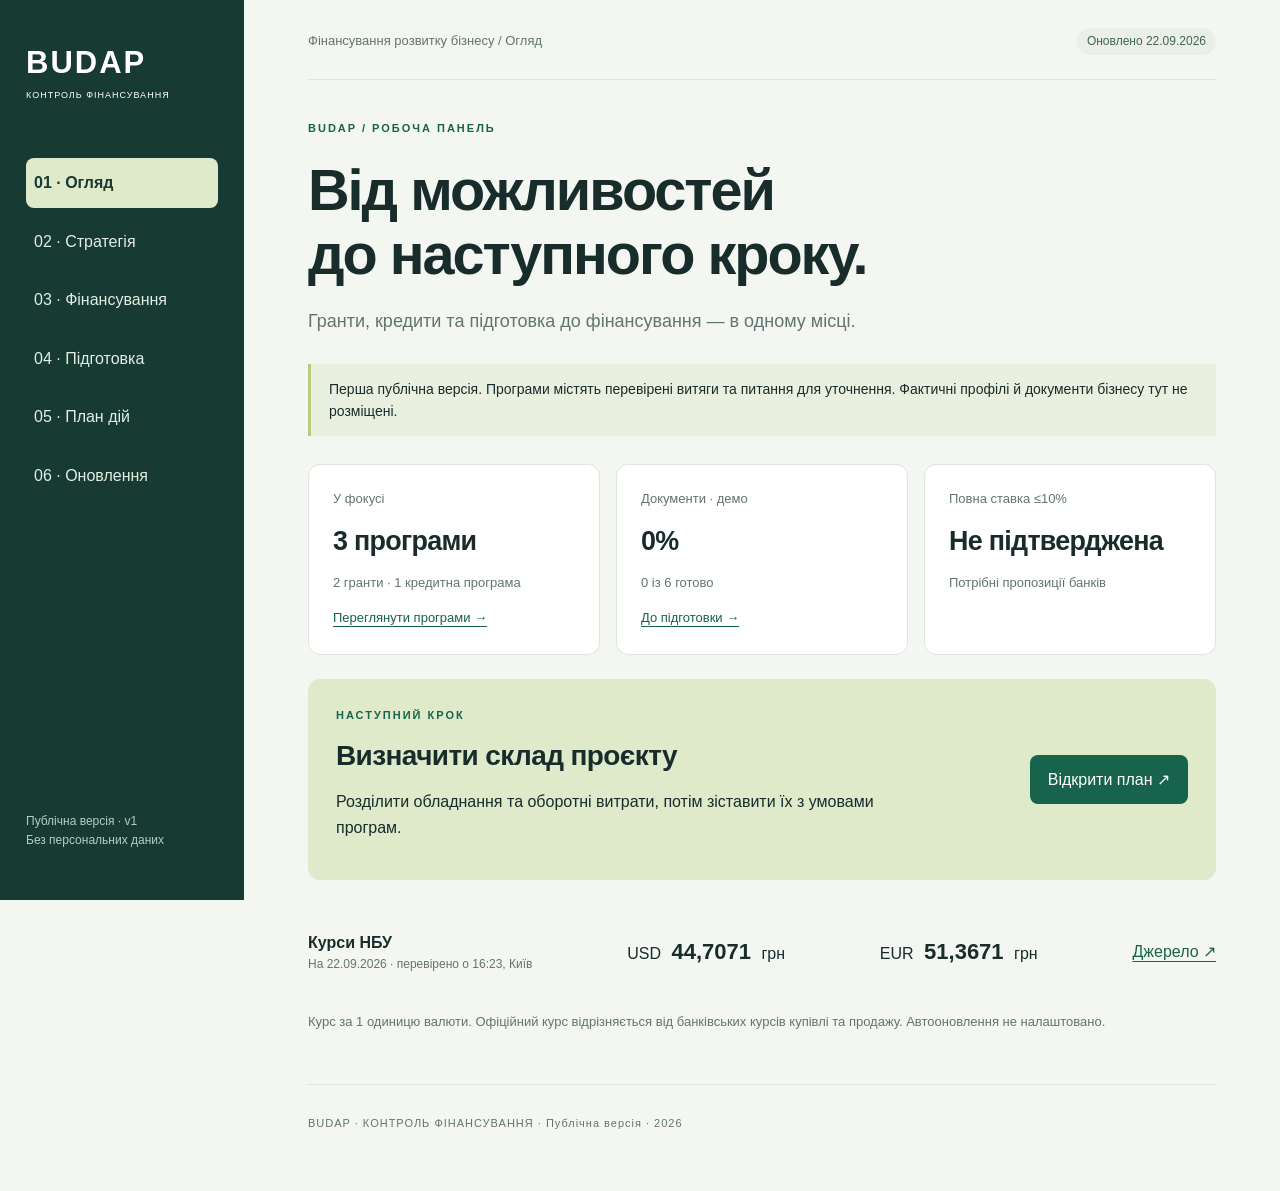
<file: index.html>
<!doctype html>
<html lang="uk">
<head><meta charset="utf-8"><meta name="viewport" content="width=device-width, initial-scale=1"><title>Огляд — Budap Finance Control</title><link rel="stylesheet" href="assets/style.css"><script src="assets/app.js" defer></script></head>
<body><a class="skip" href="#content">До вмісту</a><aside class="sidebar"><a class="brand" href="index.html">BUDAP<small>КОНТРОЛЬ ФІНАНСУВАННЯ</small></a><nav aria-label="Розділи панелі"><a href="index.html" aria-current="page">01 · Огляд</a><a href="strategy.html">02 · Стратегія</a><a href="funding.html">03 · Фінансування</a><a href="preparation.html">04 · Підготовка</a><a href="actions.html">05 · План дій</a><a href="history.html">06 · Оновлення</a></nav><p class="sidebar-note">Публічна версія · v1<br>Без персональних даних</p></aside><main id="content"><header><span>Фінансування розвитку бізнесу / Огляд</span><span class="pill">Оновлено 22.09.2026</span></header><section><p class="eyebrow">BUDAP / РОБОЧА ПАНЕЛЬ</p><h1>Від можливостей<br>до наступного кроку.</h1><p class="intro">Гранти, кредити та підготовка до фінансування — в одному місці.</p><div class="notice">Перша публічна версія. Програми містять перевірені витяги та питання для уточнення. Фактичні профілі й документи бізнесу тут не розміщені.</div><div class="metrics"><article><span>У фокусі</span><strong>3 програми</strong><small>2 гранти · 1 кредитна програма</small><a href="funding.html">Переглянути програми →</a></article><article><span>Документи · демо</span><strong id="readiness">0%</strong><small id="ready-count">0 із 6 готово</small><a href="preparation.html">До підготовки →</a></article><article><span>Повна ставка ≤10%</span><strong>Не підтверджена</strong><small>Потрібні пропозиції банків</small></article></div><div class="next"><div><p class="eyebrow">НАСТУПНИЙ КРОК</p><h2>Визначити склад проєкту</h2><p>Розділити обладнання та оборотні витрати, потім зіставити їх з умовами програм.</p></div><a class="button" href="actions.html">Відкрити план ↗</a></div><div class="currency"><div><b>Курси НБУ</b><small>На 22.09.2026 · перевірено о 16:23, Київ</small></div><p>USD <strong>44,7071</strong> грн</p><p>EUR <strong>51,3671</strong> грн</p><a href="https://bank.gov.ua/NBUStatService/v1/statdirectory/exchange?date=20260922&amp;json">Джерело ↗</a></div><p class="muted">Курс за 1 одиницю валюти. Офіційний курс відрізняється від банківських курсів купівлі та продажу. Автооновлення не налаштовано.</p></section><footer>BUDAP · КОНТРОЛЬ ФІНАНСУВАННЯ · Публічна версія · 2026</footer></main></body></html>
</file>
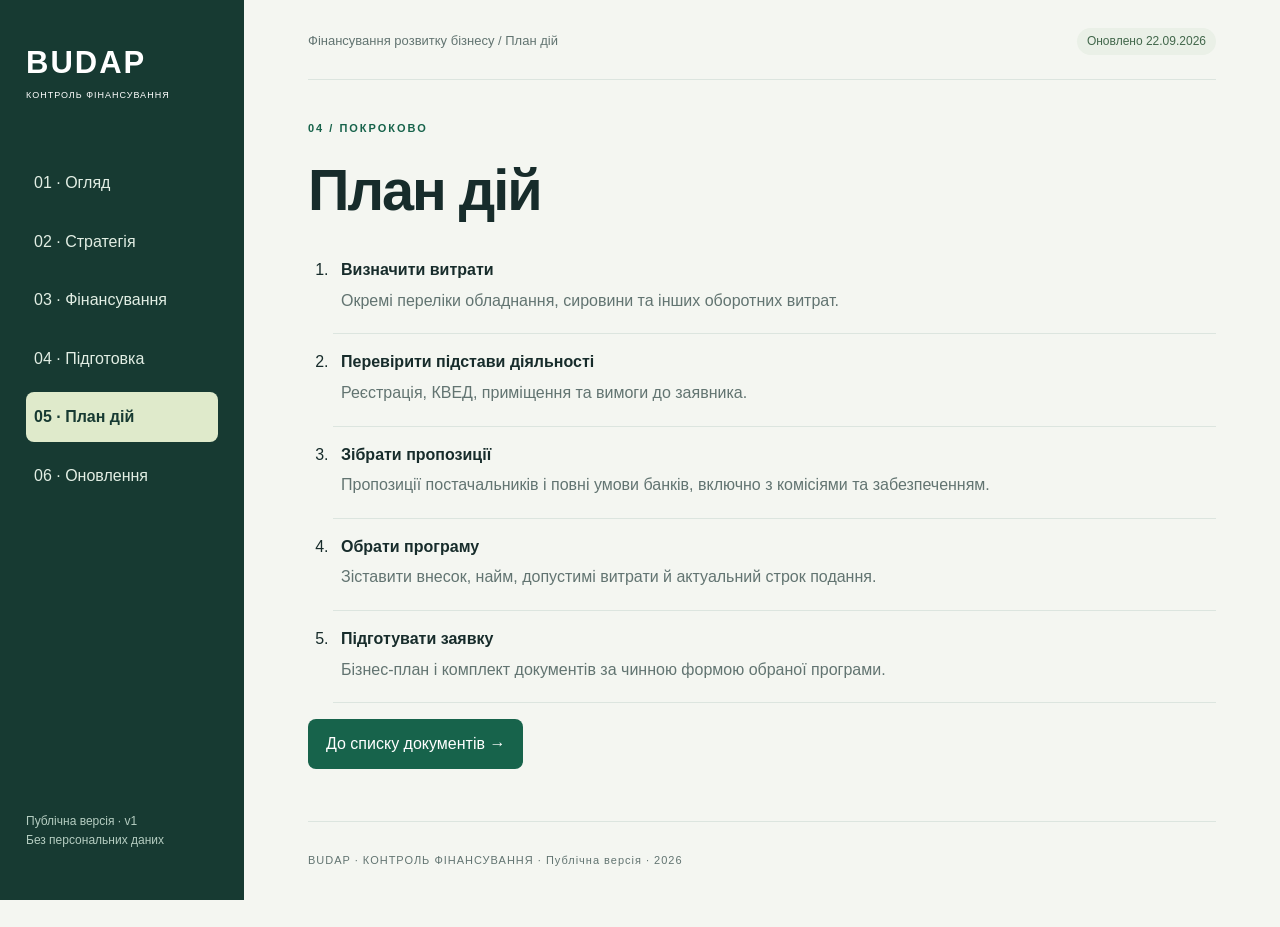
<file: actions.html>
<!doctype html>
<html lang="uk">
<head><meta charset="utf-8"><meta name="viewport" content="width=device-width, initial-scale=1"><title>План дій — Budap Finance Control</title><link rel="stylesheet" href="assets/style.css"><script src="assets/app.js" defer></script></head>
<body><a class="skip" href="#content">До вмісту</a><aside class="sidebar"><a class="brand" href="index.html">BUDAP<small>КОНТРОЛЬ ФІНАНСУВАННЯ</small></a><nav aria-label="Розділи панелі"><a href="index.html">01 · Огляд</a><a href="strategy.html">02 · Стратегія</a><a href="funding.html">03 · Фінансування</a><a href="preparation.html">04 · Підготовка</a><a href="actions.html" aria-current="page">05 · План дій</a><a href="history.html">06 · Оновлення</a></nav><p class="sidebar-note">Публічна версія · v1<br>Без персональних даних</p></aside><main id="content"><header><span>Фінансування розвитку бізнесу / План дій</span><span class="pill">Оновлено 22.09.2026</span></header><section><p class="eyebrow">04 / ПОКРОКОВО</p><h1>План дій</h1><ol class="steps"><li><b>Визначити витрати</b><p>Окремі переліки обладнання, сировини та інших оборотних витрат.</p></li><li><b>Перевірити підстави діяльності</b><p>Реєстрація, КВЕД, приміщення та вимоги до заявника.</p></li><li><b>Зібрати пропозиції</b><p>Пропозиції постачальників і повні умови банків, включно з комісіями та забезпеченням.</p></li><li><b>Обрати програму</b><p>Зіставити внесок, найм, допустимі витрати й актуальний строк подання.</p></li><li><b>Підготувати заявку</b><p>Бізнес-план і комплект документів за чинною формою обраної програми.</p></li></ol><p><a class="button" href="preparation.html">До списку документів →</a></p></section><footer>BUDAP · КОНТРОЛЬ ФІНАНСУВАННЯ · Публічна версія · 2026</footer></main></body></html>
</file>
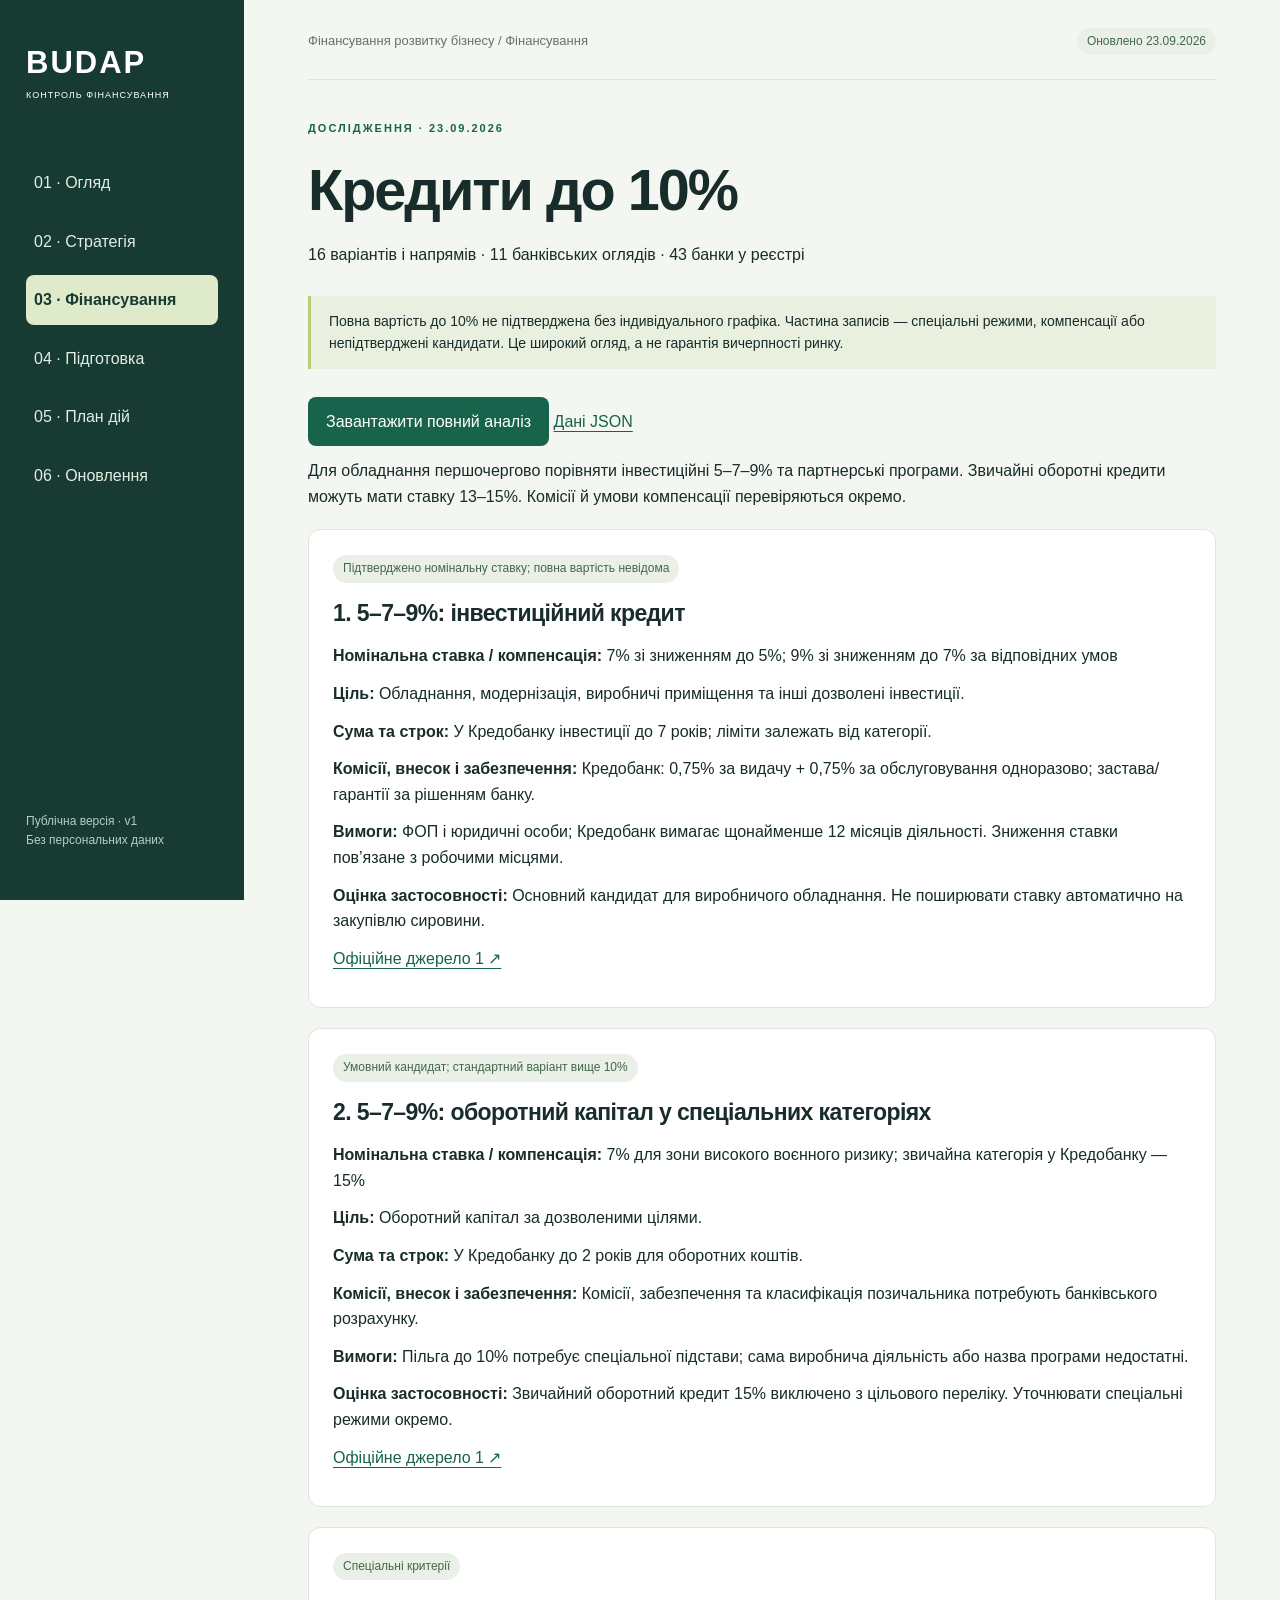
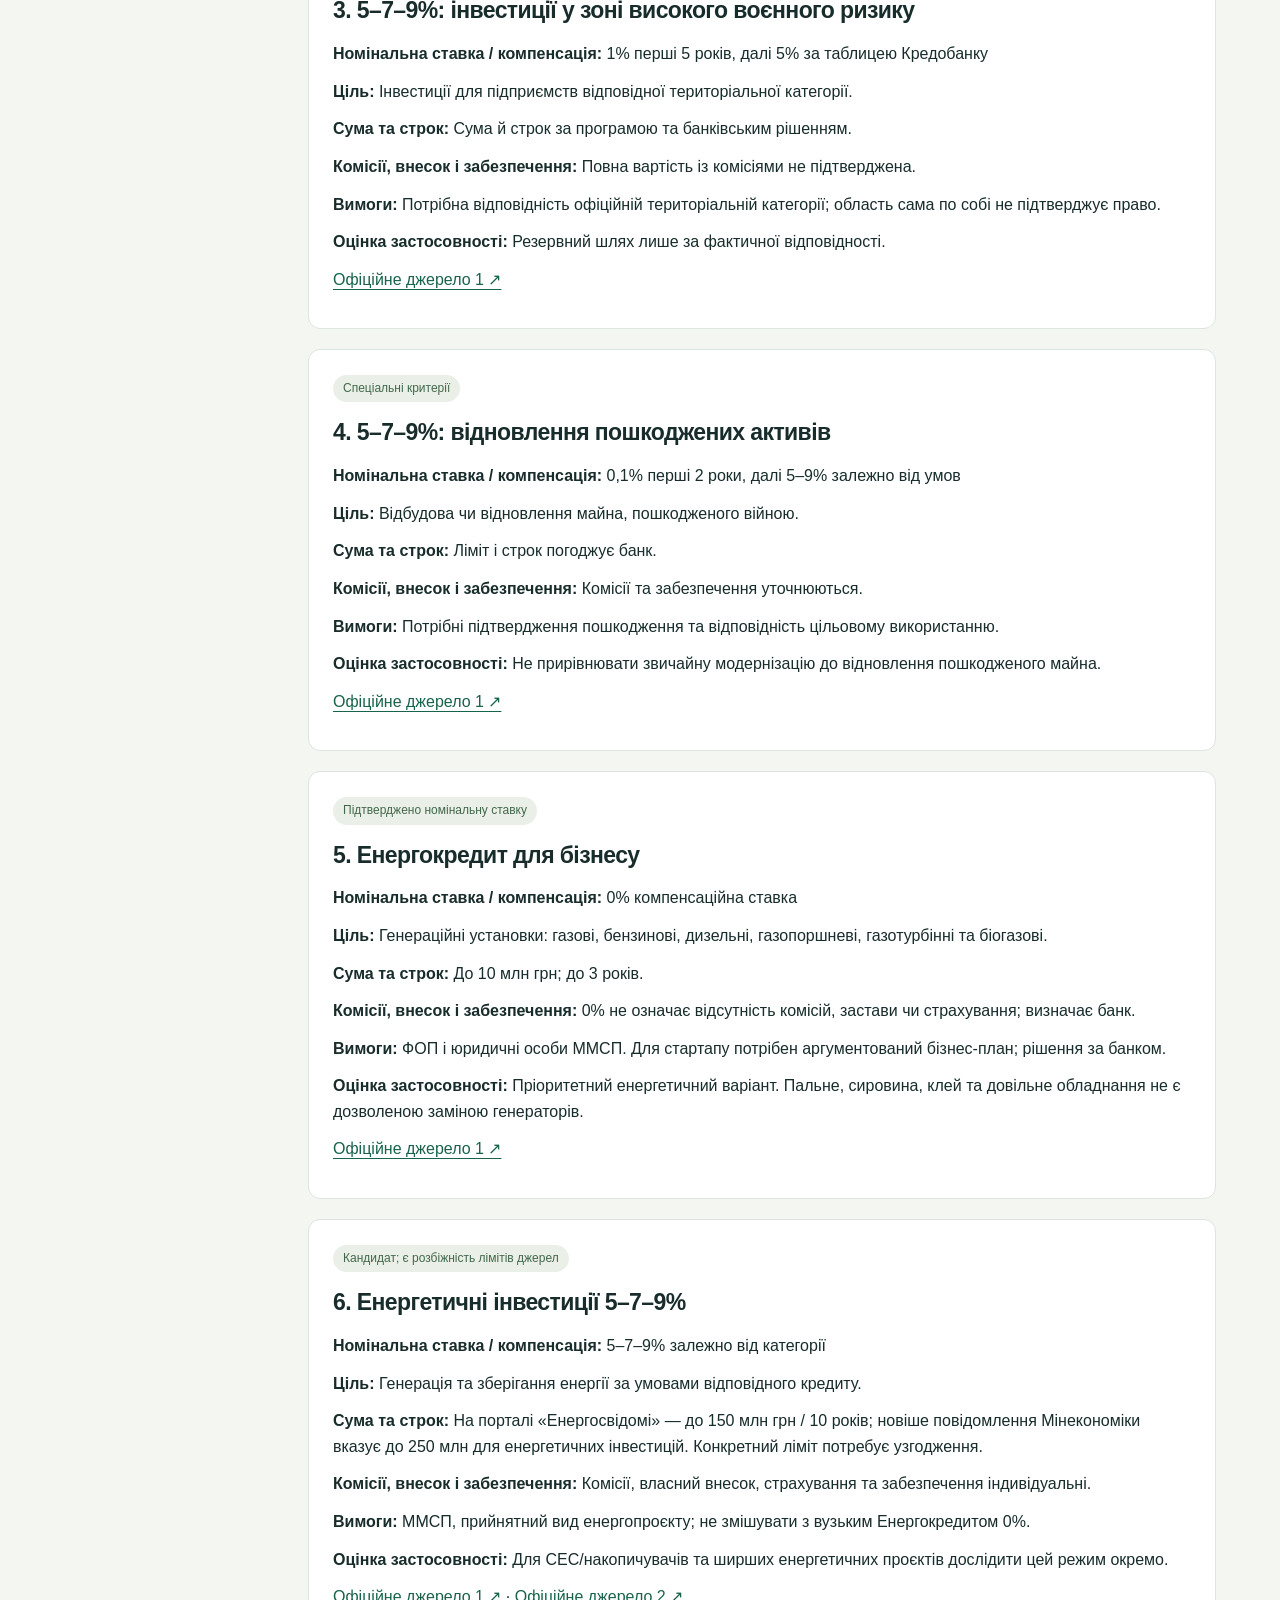
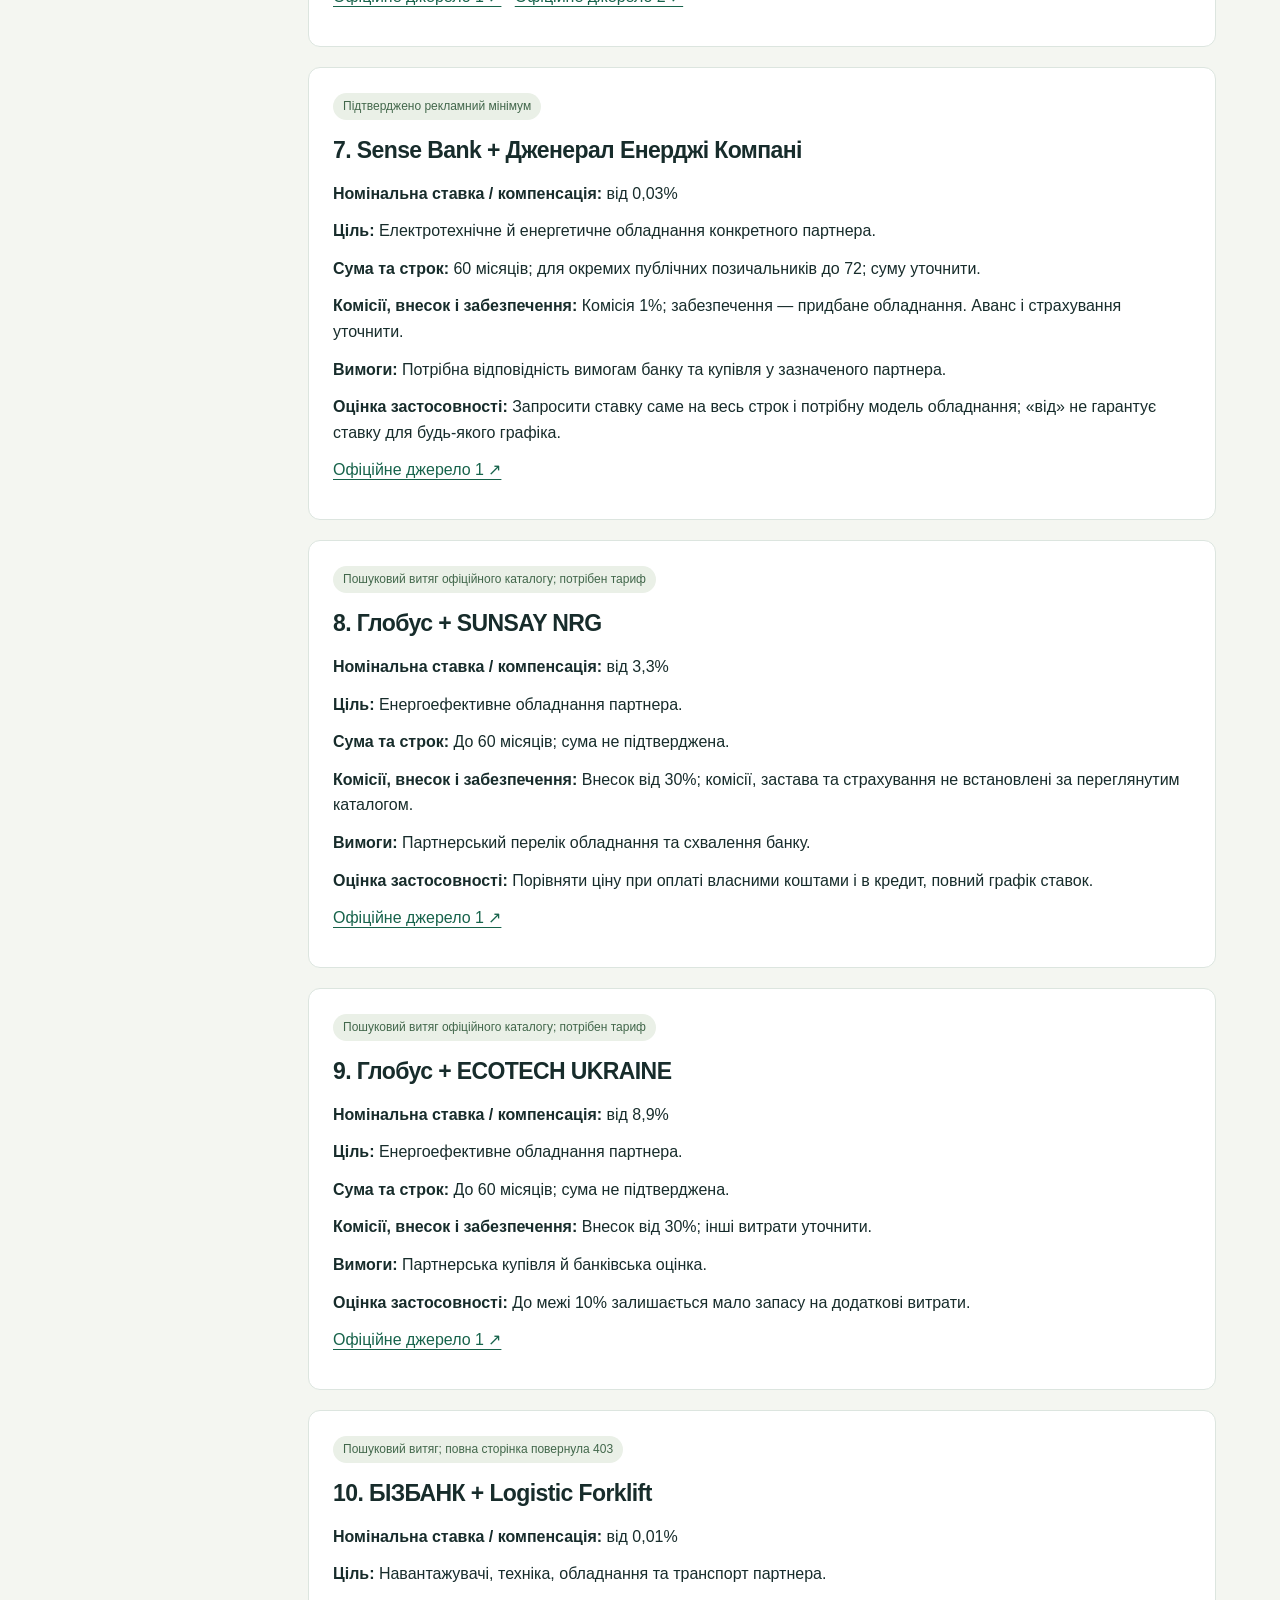
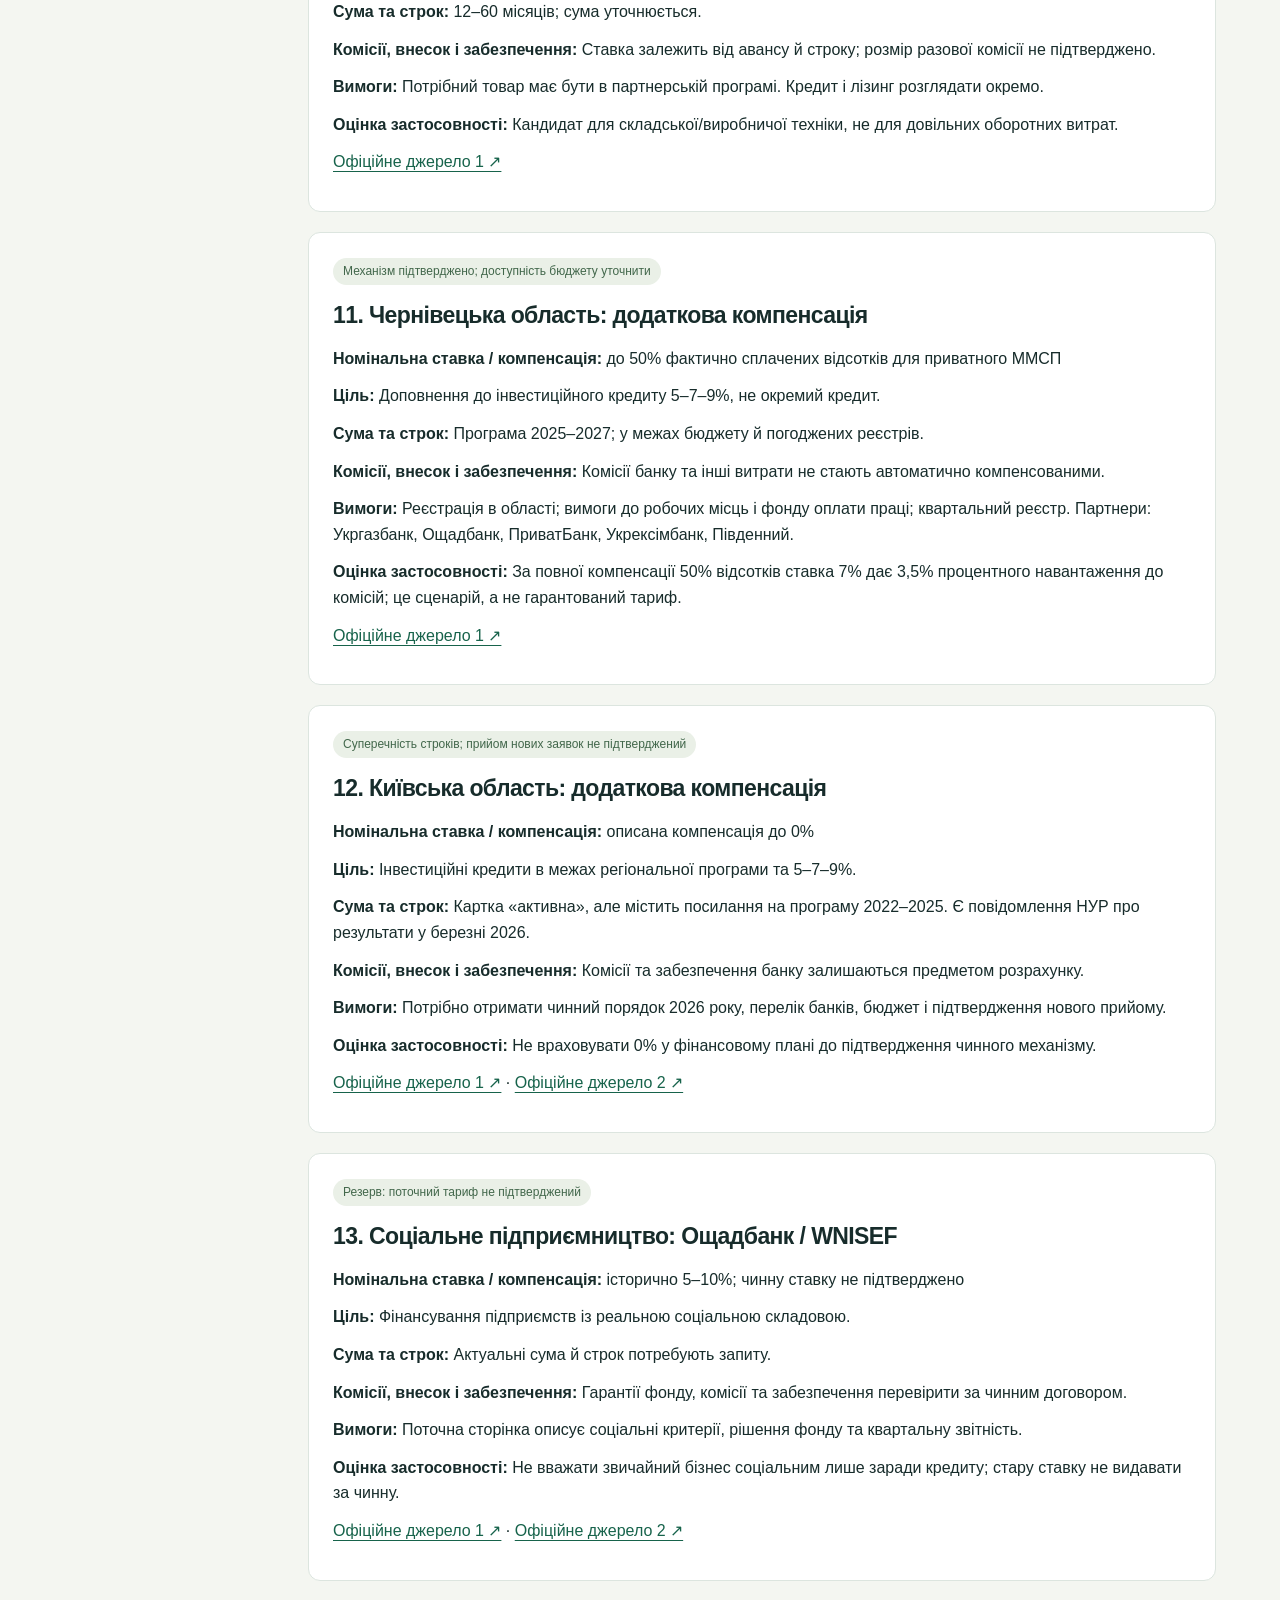
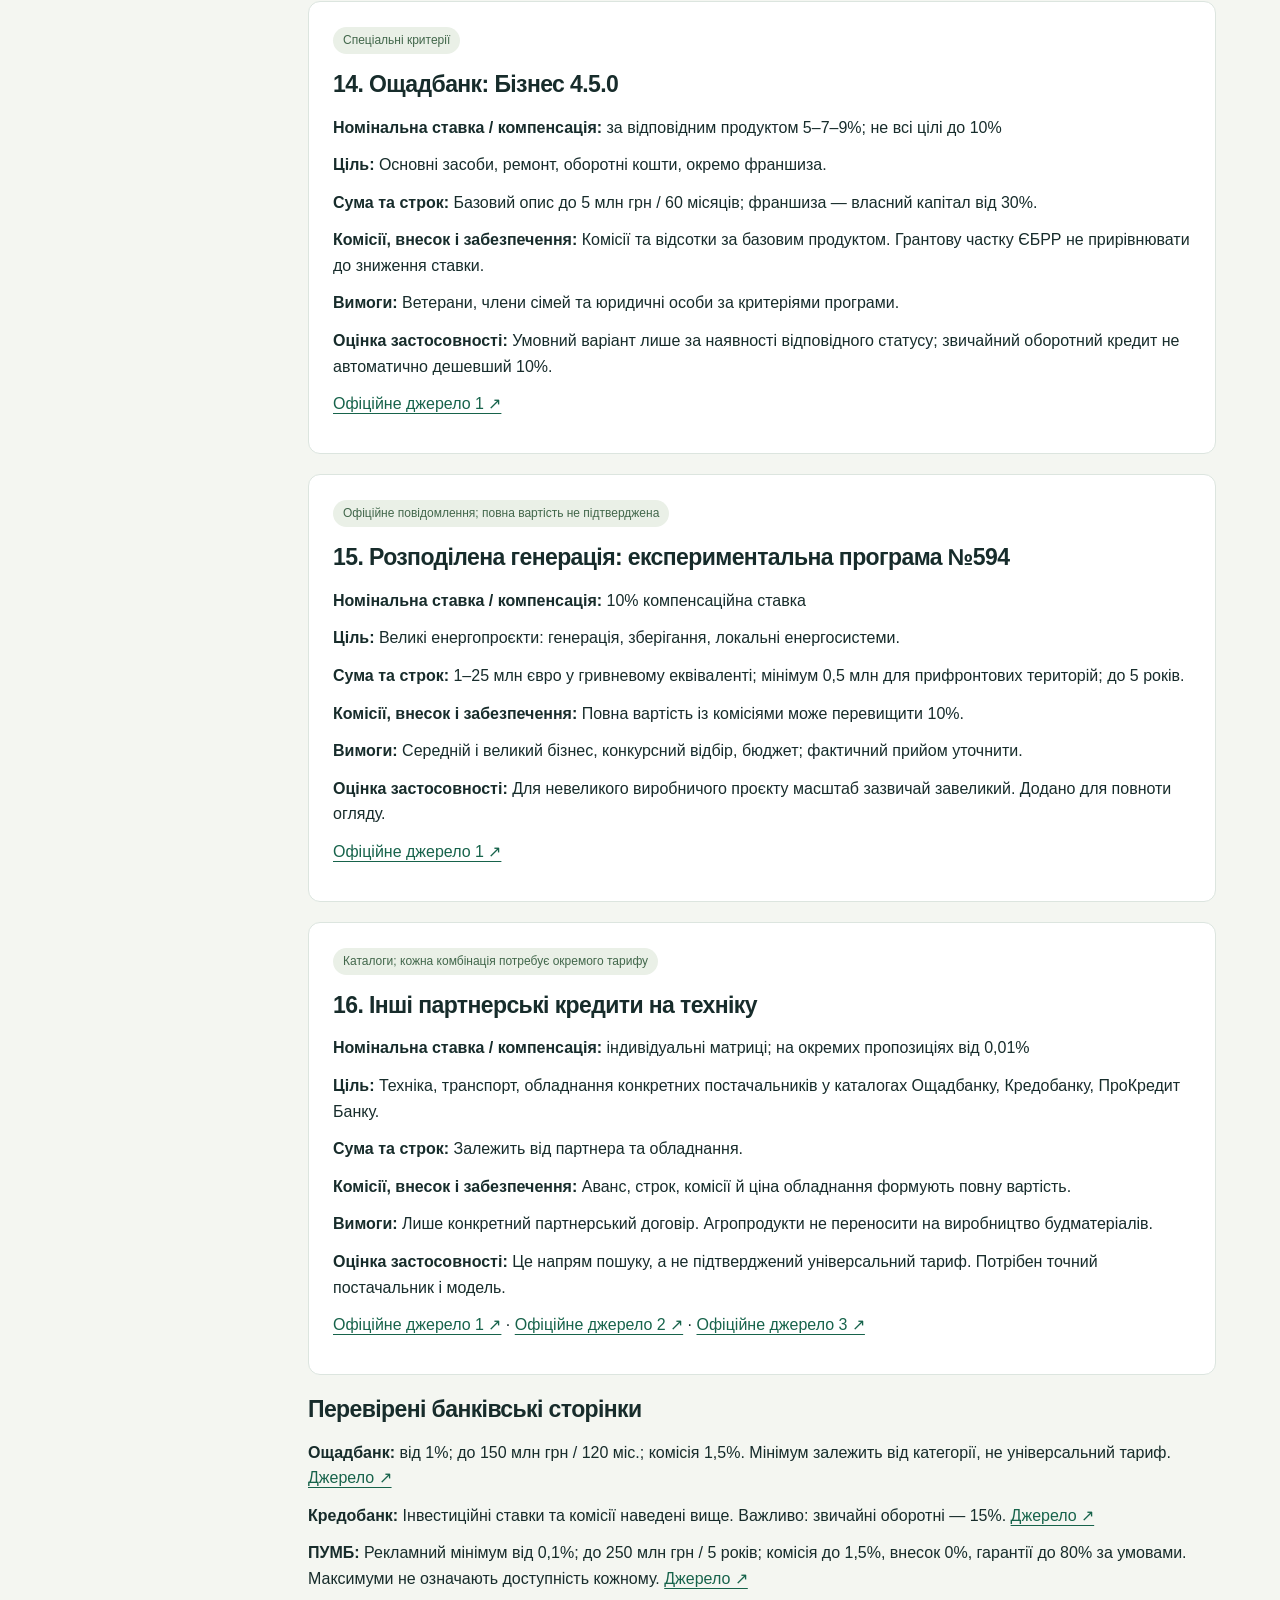
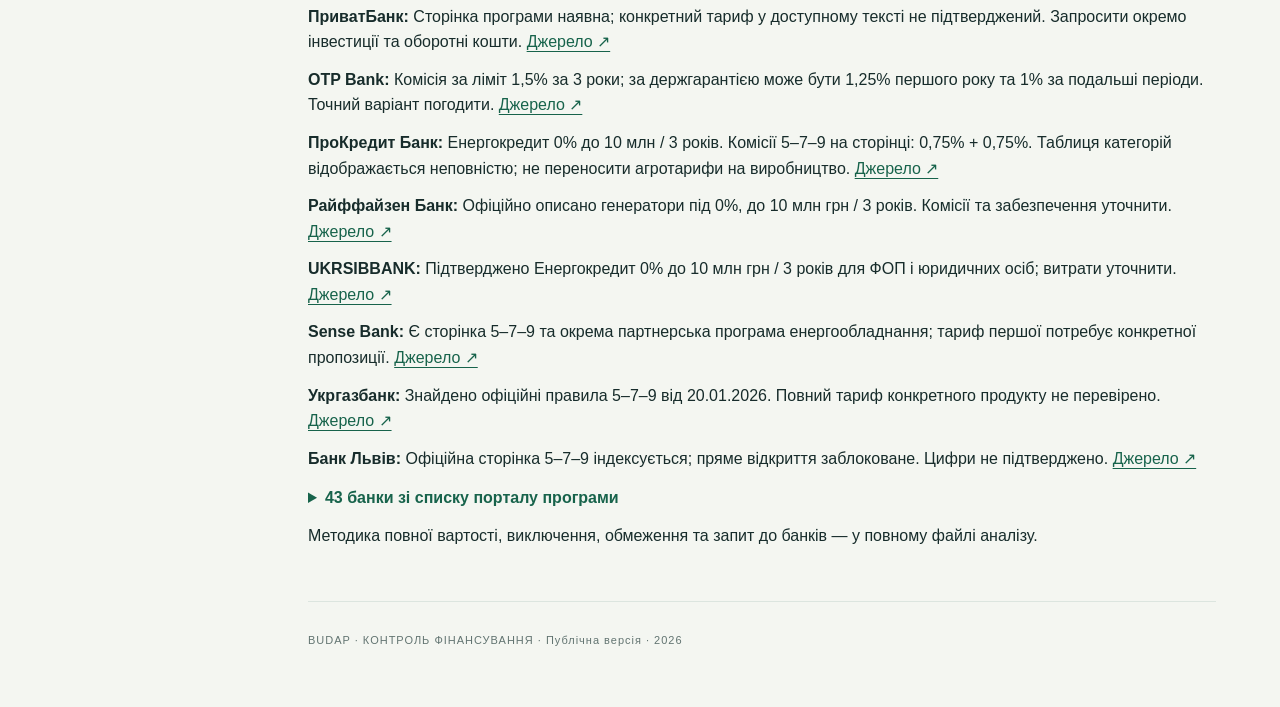
<file: credits.html>
<!doctype html>
<html lang="uk">
<head><meta charset="utf-8"><meta name="viewport" content="width=device-width, initial-scale=1"><title>Кредити до 10% — Budap Finance Control</title><link rel="stylesheet" href="assets/style.css"><script src="assets/app.js" defer></script></head>
<body><a class="skip" href="#content">До вмісту</a><aside class="sidebar"><a class="brand" href="index.html">BUDAP<small>КОНТРОЛЬ ФІНАНСУВАННЯ</small></a><nav aria-label="Розділи панелі"><a href="index.html">01 · Огляд</a><a href="strategy.html">02 · Стратегія</a><a href="funding.html" aria-current="page">03 · Фінансування</a><a href="preparation.html">04 · Підготовка</a><a href="actions.html">05 · План дій</a><a href="history.html">06 · Оновлення</a></nav><p class="sidebar-note">Публічна версія · v1<br>Без персональних даних</p></aside><main id="content"><header><span>Фінансування розвитку бізнесу / Фінансування</span><span class="pill">Оновлено 23.09.2026</span></header><section class="credit-report"><p class="eyebrow">ДОСЛІДЖЕННЯ · 23.09.2026</p><h1>Кредити до 10%</h1><p>16 варіантів і напрямів · 11 банківських оглядів · 43 банки у реєстрі</p><div class="notice">Повна вартість до 10% не підтверджена без індивідуального графіка. Частина записів — спеціальні режими, компенсації або непідтверджені кандидати. Це широкий огляд, а не гарантія вичерпності ринку.</div><p><a class="button" href="CREDITS_UNDER_10.md" download>Завантажити повний аналіз</a> <a href="data/credits-under-10.json" download>Дані JSON</a></p><p>Для обладнання першочергово порівняти інвестиційні 5–7–9% та партнерські програми. Звичайні оборотні кредити можуть мати ставку 13–15%. Комісії й умови компенсації перевіряються окремо.</p><article class="card"><span class="pill">Підтверджено номінальну ставку; повна вартість невідома</span><h2>1. 5–7–9%: інвестиційний кредит</h2><p><b>Номінальна ставка / компенсація:</b> 7% зі зниженням до 5%; 9% зі зниженням до 7% за відповідних умов</p><p><b>Ціль:</b> Обладнання, модернізація, виробничі приміщення та інші дозволені інвестиції.</p><p><b>Сума та строк:</b> У Кредобанку інвестиції до 7 років; ліміти залежать від категорії.</p><p><b>Комісії, внесок і забезпечення:</b> Кредобанк: 0,75% за видачу + 0,75% за обслуговування одноразово; застава/гарантії за рішенням банку.</p><p><b>Вимоги:</b> ФОП і юридичні особи; Кредобанк вимагає щонайменше 12 місяців діяльності. Зниження ставки пов’язане з робочими місцями.</p><p><b>Оцінка застосовності:</b> Основний кандидат для виробничого обладнання. Не поширювати ставку автоматично на закупівлю сировини.</p><p><a href="https://kredobank.com.ua/business/finansuvannya/dostupni-kredyty-5-7-9">Офіційне джерело 1 ↗</a></p></article><article class="card"><span class="pill">Умовний кандидат; стандартний варіант вище 10%</span><h2>2. 5–7–9%: оборотний капітал у спеціальних категоріях</h2><p><b>Номінальна ставка / компенсація:</b> 7% для зони високого воєнного ризику; звичайна категорія у Кредобанку — 15%</p><p><b>Ціль:</b> Оборотний капітал за дозволеними цілями.</p><p><b>Сума та строк:</b> У Кредобанку до 2 років для оборотних коштів.</p><p><b>Комісії, внесок і забезпечення:</b> Комісії, забезпечення та класифікація позичальника потребують банківського розрахунку.</p><p><b>Вимоги:</b> Пільга до 10% потребує спеціальної підстави; сама виробнича діяльність або назва програми недостатні.</p><p><b>Оцінка застосовності:</b> Звичайний оборотний кредит 15% виключено з цільового переліку. Уточнювати спеціальні режими окремо.</p><p><a href="https://kredobank.com.ua/business/finansuvannya/dostupni-kredyty-5-7-9">Офіційне джерело 1 ↗</a></p></article><article class="card"><span class="pill">Спеціальні критерії</span><h2>3. 5–7–9%: інвестиції у зоні високого воєнного ризику</h2><p><b>Номінальна ставка / компенсація:</b> 1% перші 5 років, далі 5% за таблицею Кредобанку</p><p><b>Ціль:</b> Інвестиції для підприємств відповідної територіальної категорії.</p><p><b>Сума та строк:</b> Сума й строк за програмою та банківським рішенням.</p><p><b>Комісії, внесок і забезпечення:</b> Повна вартість із комісіями не підтверджена.</p><p><b>Вимоги:</b> Потрібна відповідність офіційній територіальній категорії; область сама по собі не підтверджує право.</p><p><b>Оцінка застосовності:</b> Резервний шлях лише за фактичної відповідності.</p><p><a href="https://kredobank.com.ua/business/finansuvannya/dostupni-kredyty-5-7-9">Офіційне джерело 1 ↗</a></p></article><article class="card"><span class="pill">Спеціальні критерії</span><h2>4. 5–7–9%: відновлення пошкоджених активів</h2><p><b>Номінальна ставка / компенсація:</b> 0,1% перші 2 роки, далі 5–9% залежно від умов</p><p><b>Ціль:</b> Відбудова чи відновлення майна, пошкодженого війною.</p><p><b>Сума та строк:</b> Ліміт і строк погоджує банк.</p><p><b>Комісії, внесок і забезпечення:</b> Комісії та забезпечення уточнюються.</p><p><b>Вимоги:</b> Потрібні підтвердження пошкодження та відповідність цільовому використанню.</p><p><b>Оцінка застосовності:</b> Не прирівнювати звичайну модернізацію до відновлення пошкодженого майна.</p><p><a href="https://kredobank.com.ua/business/finansuvannya/dostupni-kredyty-5-7-9">Офіційне джерело 1 ↗</a></p></article><article class="card"><span class="pill">Підтверджено номінальну ставку</span><h2>5. Енергокредит для бізнесу</h2><p><b>Номінальна ставка / компенсація:</b> 0% компенсаційна ставка</p><p><b>Ціль:</b> Генераційні установки: газові, бензинові, дизельні, газопоршневі, газотурбінні та біогазові.</p><p><b>Сума та строк:</b> До 10 млн грн; до 3 років.</p><p><b>Комісії, внесок і забезпечення:</b> 0% не означає відсутність комісій, застави чи страхування; визначає банк.</p><p><b>Вимоги:</b> ФОП і юридичні особи ММСП. Для стартапу потрібен аргументований бізнес-план; рішення за банком.</p><p><b>Оцінка застосовності:</b> Пріоритетний енергетичний варіант. Пальне, сировина, клей та довільне обладнання не є дозволеною заміною генераторів.</p><p><a href="https://energycredit.bdf.gov.ua/for-business/">Офіційне джерело 1 ↗</a></p></article><article class="card"><span class="pill">Кандидат; є розбіжність лімітів джерел</span><h2>6. Енергетичні інвестиції 5–7–9%</h2><p><b>Номінальна ставка / компенсація:</b> 5–7–9% залежно від категорії</p><p><b>Ціль:</b> Генерація та зберігання енергії за умовами відповідного кредиту.</p><p><b>Сума та строк:</b> На порталі «Енергосвідомі» — до 150 млн грн / 10 років; новіше повідомлення Мінекономіки вказує до 250 млн для енергетичних інвестицій. Конкретний ліміт потребує узгодження.</p><p><b>Комісії, внесок і забезпечення:</b> Комісії, власний внесок, страхування та забезпечення індивідуальні.</p><p><b>Вимоги:</b> ММСП, прийнятний вид енергопроєкту; не змішувати з вузьким Енергокредитом 0%.</p><p><b>Оцінка застосовності:</b> Для СЕС/накопичувачів та ширших енергетичних проєктів дослідити цей режим окремо.</p><p><a href="https://energosvidomi.bdf.gov.ua/">Офіційне джерело 1 ↗</a> · <a href="https://me.gov.ua/News/Detail/27581503-2805-45b5-b44f-ac3154c30651?isSpecial=true">Офіційне джерело 2 ↗</a></p></article><article class="card"><span class="pill">Підтверджено рекламний мінімум</span><h2>7. Sense Bank + Дженерал Енерджі Компані</h2><p><b>Номінальна ставка / компенсація:</b> від 0,03%</p><p><b>Ціль:</b> Електротехнічне й енергетичне обладнання конкретного партнера.</p><p><b>Сума та строк:</b> 60 місяців; для окремих публічних позичальників до 72; суму уточнити.</p><p><b>Комісії, внесок і забезпечення:</b> Комісія 1%; забезпечення — придбане обладнання. Аванс і страхування уточнити.</p><p><b>Вимоги:</b> Потрібна відповідність вимогам банку та купівля у зазначеного партнера.</p><p><b>Оцінка застосовності:</b> Запросити ставку саме на весь строк і потрібну модель обладнання; «від» не гарантує ставку для будь-якого графіка.</p><p><a href="https://help.sensebank.com.ua/uk_UA/21136072154386">Офіційне джерело 1 ↗</a></p></article><article class="card"><span class="pill">Пошуковий витяг офіційного каталогу; потрібен тариф</span><h2>8. Глобус + SUNSAY NRG</h2><p><b>Номінальна ставка / компенсація:</b> від 3,3%</p><p><b>Ціль:</b> Енергоефективне обладнання партнера.</p><p><b>Сума та строк:</b> До 60 місяців; сума не підтверджена.</p><p><b>Комісії, внесок і забезпечення:</b> Внесок від 30%; комісії, застава та страхування не встановлені за переглянутим каталогом.</p><p><b>Вимоги:</b> Партнерський перелік обладнання та схвалення банку.</p><p><b>Оцінка застосовності:</b> Порівняти ціну при оплаті власними коштами і в кредит, повний графік ставок.</p><p><a href="https://globusbank.com.ua/ua/enerhoefektyvnist-ta-enerhonezalezhnist.html">Офіційне джерело 1 ↗</a></p></article><article class="card"><span class="pill">Пошуковий витяг офіційного каталогу; потрібен тариф</span><h2>9. Глобус + ECOTECH UKRAINE</h2><p><b>Номінальна ставка / компенсація:</b> від 8,9%</p><p><b>Ціль:</b> Енергоефективне обладнання партнера.</p><p><b>Сума та строк:</b> До 60 місяців; сума не підтверджена.</p><p><b>Комісії, внесок і забезпечення:</b> Внесок від 30%; інші витрати уточнити.</p><p><b>Вимоги:</b> Партнерська купівля й банківська оцінка.</p><p><b>Оцінка застосовності:</b> До межі 10% залишається мало запасу на додаткові витрати.</p><p><a href="https://globusbank.com.ua/ua/enerhoefektyvnist-ta-enerhonezalezhnist.html">Офіційне джерело 1 ↗</a></p></article><article class="card"><span class="pill">Пошуковий витяг; повна сторінка повернула 403</span><h2>10. БІЗБАНК + Logistic Forklift</h2><p><b>Номінальна ставка / компенсація:</b> від 0,01%</p><p><b>Ціль:</b> Навантажувачі, техніка, обладнання та транспорт партнера.</p><p><b>Сума та строк:</b> 12–60 місяців; сума уточнюється.</p><p><b>Комісії, внесок і забезпечення:</b> Ставка залежить від авансу й строку; розмір разової комісії не підтверджено.</p><p><b>Вимоги:</b> Потрібний товар має бути в партнерській програмі. Кредит і лізинг розглядати окремо.</p><p><b>Оцінка застосовності:</b> Кандидат для складської/виробничої техніки, не для довільних оборотних витрат.</p><p><a href="https://www.bisbank.com.ua/credits/partnerska-programa-z-logistic-forklift/">Офіційне джерело 1 ↗</a></p></article><article class="card"><span class="pill">Механізм підтверджено; доступність бюджету уточнити</span><h2>11. Чернівецька область: додаткова компенсація</h2><p><b>Номінальна ставка / компенсація:</b> до 50% фактично сплачених відсотків для приватного ММСП</p><p><b>Ціль:</b> Доповнення до інвестиційного кредиту 5–7–9%, не окремий кредит.</p><p><b>Сума та строк:</b> Програма 2025–2027; у межах бюджету й погоджених реєстрів.</p><p><b>Комісії, внесок і забезпечення:</b> Комісії банку та інші витрати не стають автоматично компенсованими.</p><p><b>Вимоги:</b> Реєстрація в області; вимоги до робочих місць і фонду оплати праці; квартальний реєстр. Партнери: Укргазбанк, Ощадбанк, ПриватБанк, Укрексімбанк, Південний.</p><p><b>Оцінка застосовності:</b> За повної компенсації 50% відсотків ставка 7% дає 3,5% процентного навантаження до комісій; це сценарій, а не гарантований тариф.</p><p><a href="https://bdf.gov.ua/programs/kompleksna-prohrama-rozvytku-maloho-ta-serednoho-pidpryiemnytstva-u-chernivetskiy-oblasti-na-2025-2027-roky/">Офіційне джерело 1 ↗</a></p></article><article class="card"><span class="pill">Суперечність строків; прийом нових заявок не підтверджений</span><h2>12. Київська область: додаткова компенсація</h2><p><b>Номінальна ставка / компенсація:</b> описана компенсація до 0%</p><p><b>Ціль:</b> Інвестиційні кредити в межах регіональної програми та 5–7–9%.</p><p><b>Сума та строк:</b> Картка «активна», але містить посилання на програму 2022–2025. Є повідомлення НУР про результати у березні 2026.</p><p><b>Комісії, внесок і забезпечення:</b> Комісії та забезпечення банку залишаються предметом розрахунку.</p><p><b>Вимоги:</b> Потрібно отримати чинний порядок 2026 року, перелік банків, бюджет і підтвердження нового прийому.</p><p><b>Оцінка застосовності:</b> Не враховувати 0% у фінансовому плані до підтвердження чинного механізму.</p><p><a href="https://bdf.gov.ua/programs/prohrama-dodatkova-kompensatsiia-dlia-vidnovlennia-mikro-malykh-ta-serednikh-pidpryiemstv-kyivskoi-oblasti-v-ramkakh-derzhavnoi-prohramy-dostupni-kredyty-5-7-9/">Офіційне джерело 1 ↗</a> · <a href="https://bdf.gov.ua/natsionalna-ustanova-rozvytku-ta-kyivska-oda-predstavyly-rezultaty-spilnoi-prohramy-pidtrymky-biznesu/">Офіційне джерело 2 ↗</a></p></article><article class="card"><span class="pill">Резерв: поточний тариф не підтверджений</span><h2>13. Соціальне підприємництво: Ощадбанк / WNISEF</h2><p><b>Номінальна ставка / компенсація:</b> історично 5–10%; чинну ставку не підтверджено</p><p><b>Ціль:</b> Фінансування підприємств із реальною соціальною складовою.</p><p><b>Сума та строк:</b> Актуальні сума й строк потребують запиту.</p><p><b>Комісії, внесок і забезпечення:</b> Гарантії фонду, комісії та забезпечення перевірити за чинним договором.</p><p><b>Вимоги:</b> Поточна сторінка описує соціальні критерії, рішення фонду та квартальну звітність.</p><p><b>Оцінка застосовності:</b> Не вважати звичайний бізнес соціальним лише заради кредиту; стару ставку не видавати за чинну.</p><p><a href="https://www.oschadbank.ua/credit/miznarodnij-kredit-vid-wnisef">Офіційне джерело 1 ↗</a> · <a href="https://www.oschadbank.ua/news/osadbank-spilno-z-western-nis-enterprise-fund-prodovzue-pidtrimku-socialnih-pidpriemstv">Офіційне джерело 2 ↗</a></p></article><article class="card"><span class="pill">Спеціальні критерії</span><h2>14. Ощадбанк: Бізнес 4.5.0</h2><p><b>Номінальна ставка / компенсація:</b> за відповідним продуктом 5–7–9%; не всі цілі до 10%</p><p><b>Ціль:</b> Основні засоби, ремонт, оборотні кошти, окремо франшиза.</p><p><b>Сума та строк:</b> Базовий опис до 5 млн грн / 60 місяців; франшиза — власний капітал від 30%.</p><p><b>Комісії, внесок і забезпечення:</b> Комісії та відсотки за базовим продуктом. Грантову частку ЄБРР не прирівнювати до зниження ставки.</p><p><b>Вимоги:</b> Ветерани, члени сімей та юридичні особи за критеріями програми.</p><p><b>Оцінка застосовності:</b> Умовний варіант лише за наявності відповідного статусу; звичайний оборотний кредит не автоматично дешевший 10%.</p><p><a href="https://www.oschadbank.ua/msb/biznes-450">Офіційне джерело 1 ↗</a></p></article><article class="card"><span class="pill">Офіційне повідомлення; повна вартість не підтверджена</span><h2>15. Розподілена генерація: експериментальна програма №594</h2><p><b>Номінальна ставка / компенсація:</b> 10% компенсаційна ставка</p><p><b>Ціль:</b> Великі енергопроєкти: генерація, зберігання, локальні енергосистеми.</p><p><b>Сума та строк:</b> 1–25 млн євро у гривневому еквіваленті; мінімум 0,5 млн для прифронтових територій; до 5 років.</p><p><b>Комісії, внесок і забезпечення:</b> Повна вартість із комісіями може перевищити 10%.</p><p><b>Вимоги:</b> Середній і великий бізнес, конкурсний відбір, бюджет; фактичний прийом уточнити.</p><p><b>Оцінка застосовності:</b> Для невеликого виробничого проєкту масштаб зазвичай завеликий. Додано для повноти огляду.</p><p><a href="https://me.gov.ua/News/Detail/27581503-2805-45b5-b44f-ac3154c30651?isSpecial=true">Офіційне джерело 1 ↗</a></p></article><article class="card"><span class="pill">Каталоги; кожна комбінація потребує окремого тарифу</span><h2>16. Інші партнерські кредити на техніку</h2><p><b>Номінальна ставка / компенсація:</b> індивідуальні матриці; на окремих пропозиціях від 0,01%</p><p><b>Ціль:</b> Техніка, транспорт, обладнання конкретних постачальників у каталогах Ощадбанку, Кредобанку, ПроКредит Банку.</p><p><b>Сума та строк:</b> Залежить від партнера та обладнання.</p><p><b>Комісії, внесок і забезпечення:</b> Аванс, строк, комісії й ціна обладнання формують повну вартість.</p><p><b>Вимоги:</b> Лише конкретний партнерський договір. Агропродукти не переносити на виробництво будматеріалів.</p><p><b>Оцінка застосовності:</b> Це напрям пошуку, а не підтверджений універсальний тариф. Потрібен точний постачальник і модель.</p><p><a href="https://www.oschadbank.ua/msb/partnerski-programi">Офіційне джерело 1 ↗</a> · <a href="https://kredobank.com.ua/business/finansuvannya/partnerski-programy">Офіційне джерело 2 ↗</a> · <a href="https://procreditbank.com.ua/business/partnerstvo">Офіційне джерело 3 ↗</a></p></article><h2>Перевірені банківські сторінки</h2><p><b>Ощадбанк:</b> від 1%; до 150 млн грн / 120 міс.; комісія 1,5%. Мінімум залежить від категорії, не універсальний тариф. <a href="https://www.oschadbank.ua/credit/579">Джерело ↗</a></p><p><b>Кредобанк:</b> Інвестиційні ставки та комісії наведені вище. Важливо: звичайні оборотні — 15%. <a href="https://kredobank.com.ua/business/finansuvannya/dostupni-kredyty-5-7-9">Джерело ↗</a></p><p><b>ПУМБ:</b> Рекламний мінімум від 0,1%; до 250 млн грн / 5 років; комісія до 1,5%, внесок 0%, гарантії до 80% за умовами. Максимуми не означають доступність кожному. <a href="https://business.pumb.ua/company/financing/5-7-9">Джерело ↗</a></p><p><b>ПриватБанк:</b> Сторінка програми наявна; конкретний тариф у доступному тексті не підтверджений. Запросити окремо інвестиції та оборотні кошти. <a href="https://privatbank.ua/business/5-7-9">Джерело ↗</a></p><p><b>OTP Bank:</b> Комісія за ліміт 1,5% за 3 роки; за держгарантією може бути 1,25% першого року та 1% за подальші періоди. Точний варіант погодити. <a href="https://www.otpbank.com.ua/smb/products-financing/5-7-9/">Джерело ↗</a></p><p><b>ПроКредит Банк:</b> Енергокредит 0% до 10 млн / 3 років. Комісії 5–7–9 на сторінці: 0,75% + 0,75%. Таблиця категорій відображається неповністю; не переносити агротарифи на виробництво. <a href="https://procreditbank.com.ua/en/business/kredytni-prohramy/579">Джерело ↗</a></p><p><b>Райффайзен Банк:</b> Офіційно описано генератори під 0%, до 10 млн грн / 3 років. Комісії та забезпечення уточнити. <a href="https://raiffeisen.ua/news/pilgovi-krediti-na-energoobladnannya-za-programoyu-5-7-9-mozhe-otrimati-biznes-u-raiffeisen-banku-2300">Джерело ↗</a></p><p><b>UKRSIBBANK:</b> Підтверджено Енергокредит 0% до 10 млн грн / 3 років для ФОП і юридичних осіб; витрати уточнити. <a href="https://ukrsibbank.com/products/middle-and-small-business/5-7-9/">Джерело ↗</a></p><p><b>Sense Bank:</b> Є сторінка 5–7–9 та окрема партнерська програма енергообладнання; тариф першої потребує конкретної пропозиції. <a href="https://help.sensebank.com.ua/uk_UA/360016885979">Джерело ↗</a></p><p><b>Укргазбанк:</b> Знайдено офіційні правила 5–7–9 від 20.01.2026. Повний тариф конкретного продукту не перевірено. <a href="https://www.ukrgasbank.com/upload/prav579_20.01.2026.pdf">Джерело ↗</a></p><p><b>Банк Львів:</b> Офіційна сторінка 5–7–9 індексується; пряме відкриття заблоковане. Цифри не підтверджено. <a href="https://banklviv.ua/for-business/kredits/kredit-5-7-9">Джерело ↗</a></p><details><summary>43 банки зі списку порталу програми</summary><p>Участь у списку не підтверджує поточний прийом чи повну вартість до 10%.</p><ol><li>Банк Львів</li><li>Кредобанк</li><li>Укргазбанк</li><li>Ощадбанк</li><li>Кредитвест Банк</li><li>ПроКредит Банк</li><li>Укрексімбанк</li><li>ПриватБанк</li><li>ПУМБ</li><li>Банк Альянс</li><li>Райффайзен Банк</li><li>Таскомбанк</li><li>Банк Восток (назва у списку джерела)</li><li>Сенс Банк</li><li>Полікомбанк</li><li>Глобус</li><li>Креді Агріколь Банк</li><li>ОТП Банк</li><li>Агропросперіс Банк</li><li>Акордбанк</li><li>Український капітал</li><li>МТБ Банк</li><li>Асвіо Банк</li><li>Піреус Банк МКБ</li><li>КІБ</li><li>МетаБанк</li><li>Південний</li><li>Радабанк</li><li>Банк Кредит Дніпро</li><li>Міжнародний інвестиційний банк</li><li>Правекс Банк</li><li>Укрсиббанк</li><li>Скай Банк</li><li>Альтбанк</li><li>Полтава-Банк</li><li>Кристалбанк</li><li>Банк інвестицій та заощаджень</li><li>Банк Грант</li><li>Юнекс Банк</li><li>Індустріалбанк</li><li>А-Банк</li><li>Оксі Банк</li><li>ЄПБ</li></ol><a href="https://energycredit.bdf.gov.ua/for-business/">Офіційний список</a></details><p>Методика повної вартості, виключення, обмеження та запит до банків — у повному файлі аналізу.</p></section><footer>BUDAP · КОНТРОЛЬ ФІНАНСУВАННЯ · Публічна версія · 2026</footer></main></body></html>
</file>
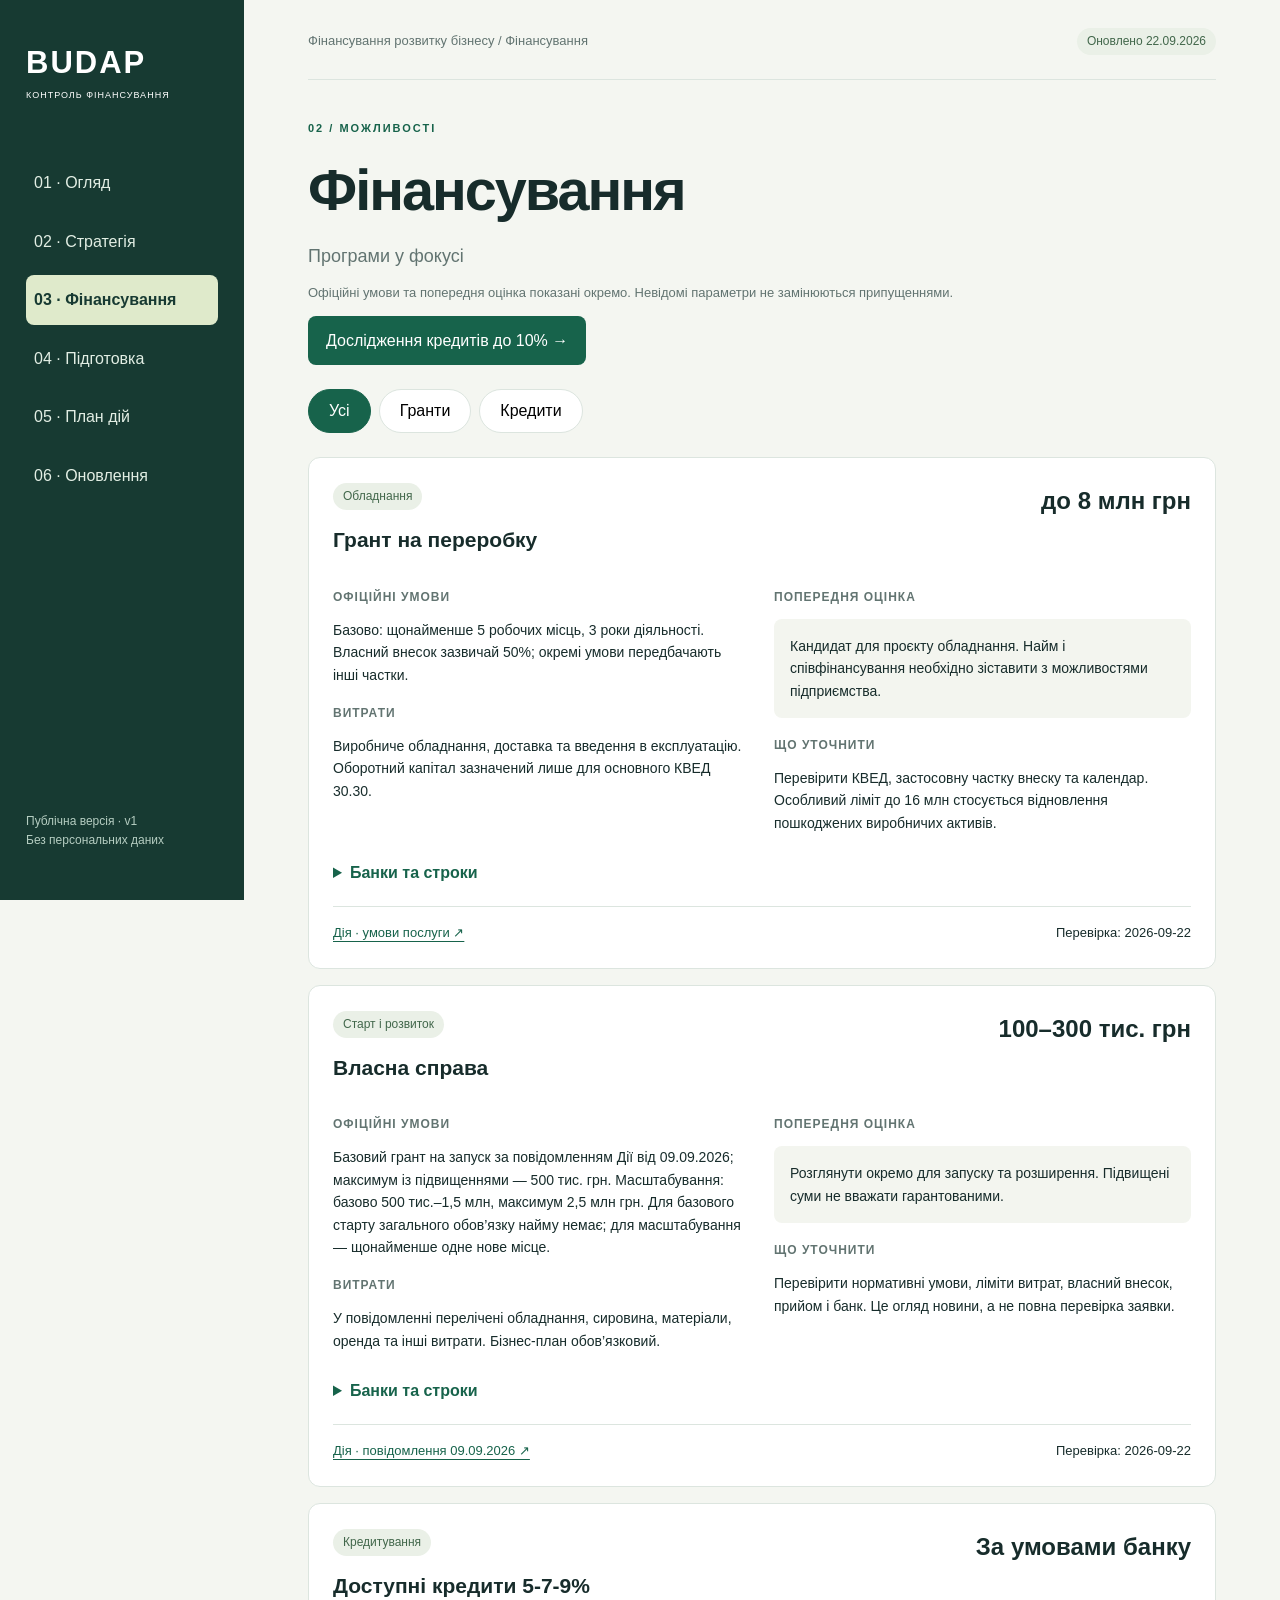
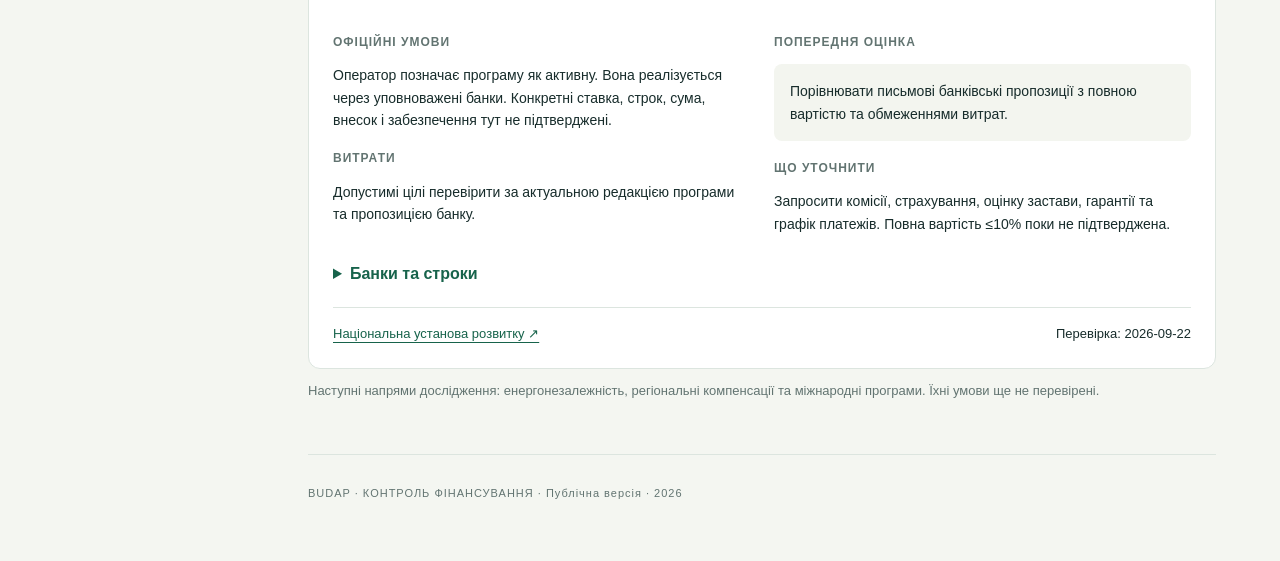
<file: funding.html>
<!doctype html>
<html lang="uk">
<head><meta charset="utf-8"><meta name="viewport" content="width=device-width, initial-scale=1"><title>Фінансування — Budap Finance Control</title><link rel="stylesheet" href="assets/style.css"><script src="assets/app.js" defer></script></head>
<body><a class="skip" href="#content">До вмісту</a><aside class="sidebar"><a class="brand" href="index.html">BUDAP<small>КОНТРОЛЬ ФІНАНСУВАННЯ</small></a><nav aria-label="Розділи панелі"><a href="index.html">01 · Огляд</a><a href="strategy.html">02 · Стратегія</a><a href="funding.html" aria-current="page">03 · Фінансування</a><a href="preparation.html">04 · Підготовка</a><a href="actions.html">05 · План дій</a><a href="history.html">06 · Оновлення</a></nav><p class="sidebar-note">Публічна версія · v1<br>Без персональних даних</p></aside><main id="content"><header><span>Фінансування розвитку бізнесу / Фінансування</span><span class="pill">Оновлено 22.09.2026</span></header><section><p class="eyebrow">02 / МОЖЛИВОСТІ</p><h1>Фінансування</h1><p class="intro">Програми у фокусі</p><p class="muted">Офіційні умови та попередня оцінка показані окремо. Невідомі параметри не замінюються припущеннями.</p><p><a class="button" href="credits.html">Дослідження кредитів до 10% →</a></p><div class="filters" role="group" aria-label="Фільтр програм"><button data-filter="all" aria-pressed="true">Усі</button><button data-filter="grant" aria-pressed="false">Гранти</button><button data-filter="credit" aria-pressed="false">Кредити</button></div><div id="programs" aria-live="polite">Завантажуємо програми…</div><noscript>Для каталогу увімкніть JavaScript.</noscript><p class="muted">Наступні напрями дослідження: енергонезалежність, регіональні компенсації та міжнародні програми. Їхні умови ще не перевірені.</p></section><footer>BUDAP · КОНТРОЛЬ ФІНАНСУВАННЯ · Публічна версія · 2026</footer></main></body></html>
</file>
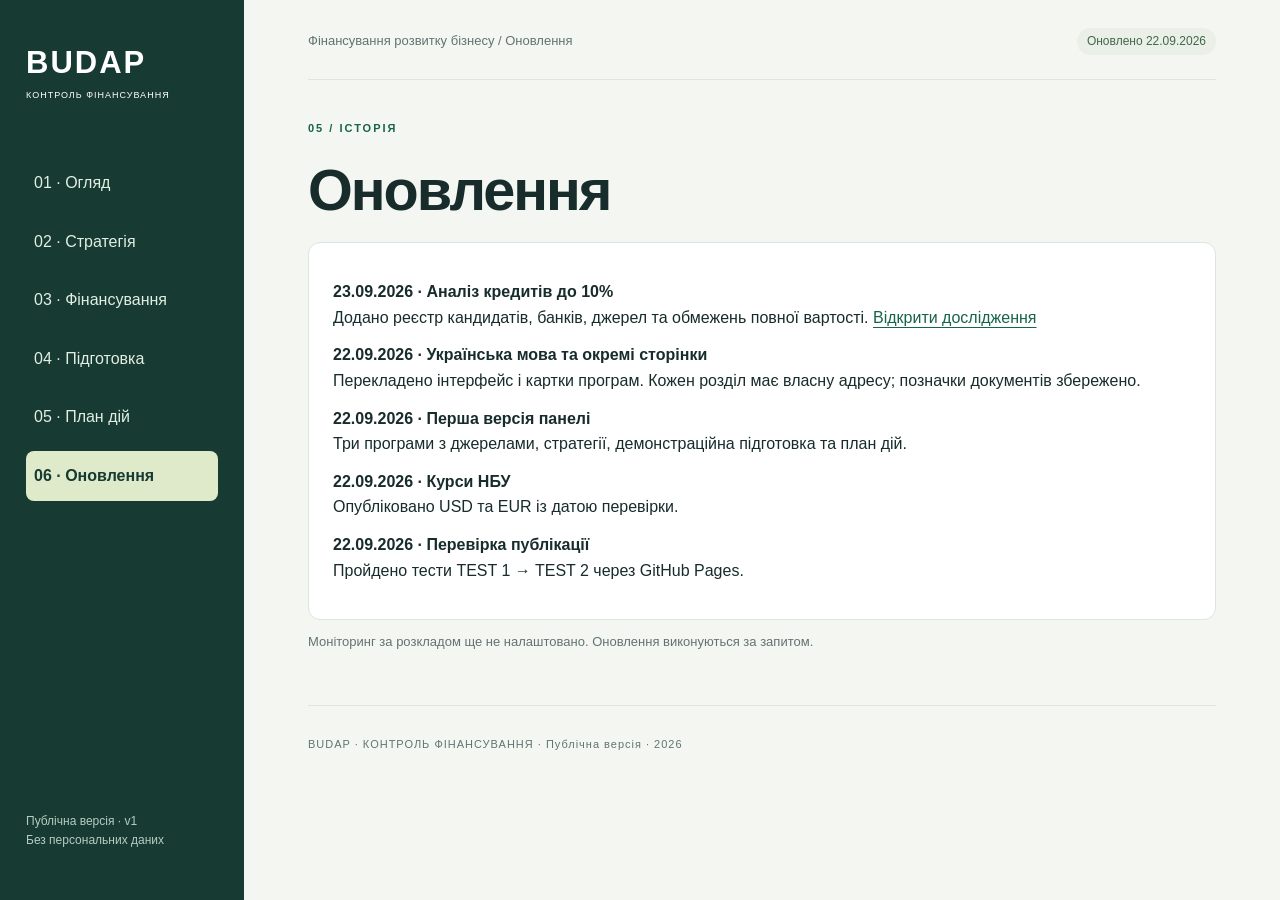
<file: history.html>
<!doctype html>
<html lang="uk">
<head><meta charset="utf-8"><meta name="viewport" content="width=device-width, initial-scale=1"><title>Оновлення — Budap Finance Control</title><link rel="stylesheet" href="assets/style.css"><script src="assets/app.js" defer></script></head>
<body><a class="skip" href="#content">До вмісту</a><aside class="sidebar"><a class="brand" href="index.html">BUDAP<small>КОНТРОЛЬ ФІНАНСУВАННЯ</small></a><nav aria-label="Розділи панелі"><a href="index.html">01 · Огляд</a><a href="strategy.html">02 · Стратегія</a><a href="funding.html">03 · Фінансування</a><a href="preparation.html">04 · Підготовка</a><a href="actions.html">05 · План дій</a><a href="history.html" aria-current="page">06 · Оновлення</a></nav><p class="sidebar-note">Публічна версія · v1<br>Без персональних даних</p></aside><main id="content"><header><span>Фінансування розвитку бізнесу / Оновлення</span><span class="pill">Оновлено 22.09.2026</span></header><section><p class="eyebrow">05 / ІСТОРІЯ</p><h1>Оновлення</h1><div class="card"><p><b>23.09.2026 · Аналіз кредитів до 10%</b><br>Додано реєстр кандидатів, банків, джерел та обмежень повної вартості. <a href="credits.html">Відкрити дослідження</a></p><p><b>22.09.2026 · Українська мова та окремі сторінки</b><br>Перекладено інтерфейс і картки програм. Кожен розділ має власну адресу; позначки документів збережено.</p><p><b>22.09.2026 · Перша версія панелі</b><br>Три програми з джерелами, стратегії, демонстраційна підготовка та план дій.</p><p><b>22.09.2026 · Курси НБУ</b><br>Опубліковано USD та EUR із датою перевірки.</p><p><b>22.09.2026 · Перевірка публікації</b><br>Пройдено тести TEST 1 → TEST 2 через GitHub Pages.</p></div><p class="muted">Моніторинг за розкладом ще не налаштовано. Оновлення виконуються за запитом.</p></section><footer>BUDAP · КОНТРОЛЬ ФІНАНСУВАННЯ · Публічна версія · 2026</footer></main></body></html>
</file>
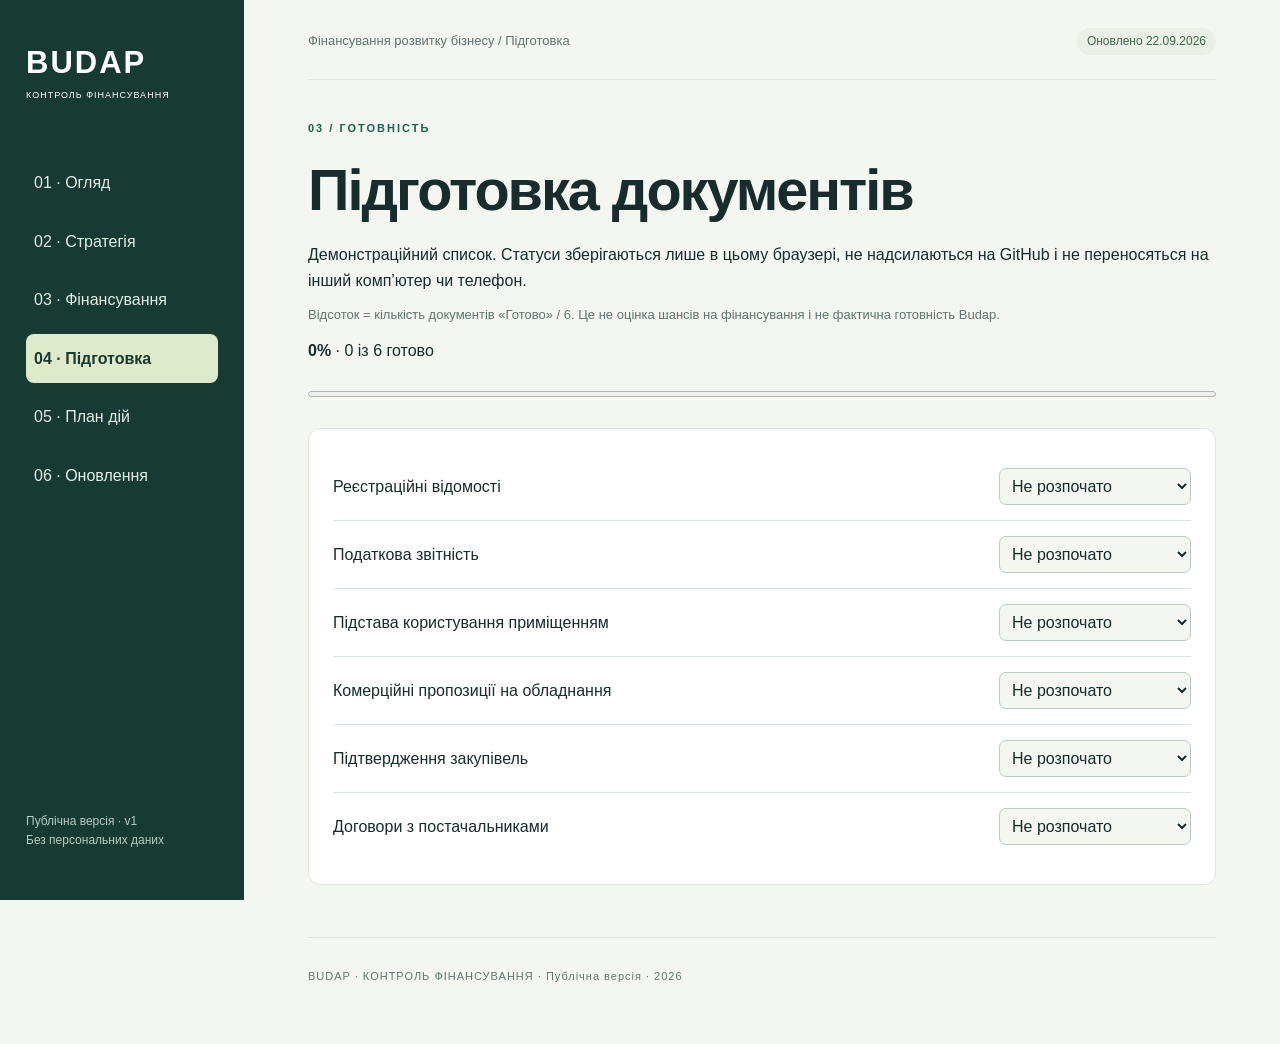
<file: preparation.html>
<!doctype html>
<html lang="uk">
<head><meta charset="utf-8"><meta name="viewport" content="width=device-width, initial-scale=1"><title>Підготовка — Budap Finance Control</title><link rel="stylesheet" href="assets/style.css"><script src="assets/app.js" defer></script></head>
<body><a class="skip" href="#content">До вмісту</a><aside class="sidebar"><a class="brand" href="index.html">BUDAP<small>КОНТРОЛЬ ФІНАНСУВАННЯ</small></a><nav aria-label="Розділи панелі"><a href="index.html">01 · Огляд</a><a href="strategy.html">02 · Стратегія</a><a href="funding.html">03 · Фінансування</a><a href="preparation.html" aria-current="page">04 · Підготовка</a><a href="actions.html">05 · План дій</a><a href="history.html">06 · Оновлення</a></nav><p class="sidebar-note">Публічна версія · v1<br>Без персональних даних</p></aside><main id="content"><header><span>Фінансування розвитку бізнесу / Підготовка</span><span class="pill">Оновлено 22.09.2026</span></header><section><p class="eyebrow">03 / ГОТОВНІСТЬ</p><h1>Підготовка документів</h1><p>Демонстраційний список. Статуси зберігаються лише в цьому браузері, не надсилаються на GitHub і не переносяться на інший комп’ютер чи телефон.</p><p class="muted">Відсоток = кількість документів «Готово» / 6. Це не оцінка шансів на фінансування і не фактична готовність Budap.</p><p><strong id="readiness">0%</strong> · <span id="ready-count">0 із 6 готово</span></p><progress id="progress" max="6" value="0" aria-label="Готові документи"></progress><div id="documents" class="card"></div><p id="storage-message" class="muted" role="status"></p><noscript>Для списку документів увімкніть JavaScript.</noscript></section><footer>BUDAP · КОНТРОЛЬ ФІНАНСУВАННЯ · Публічна версія · 2026</footer></main></body></html>
</file>
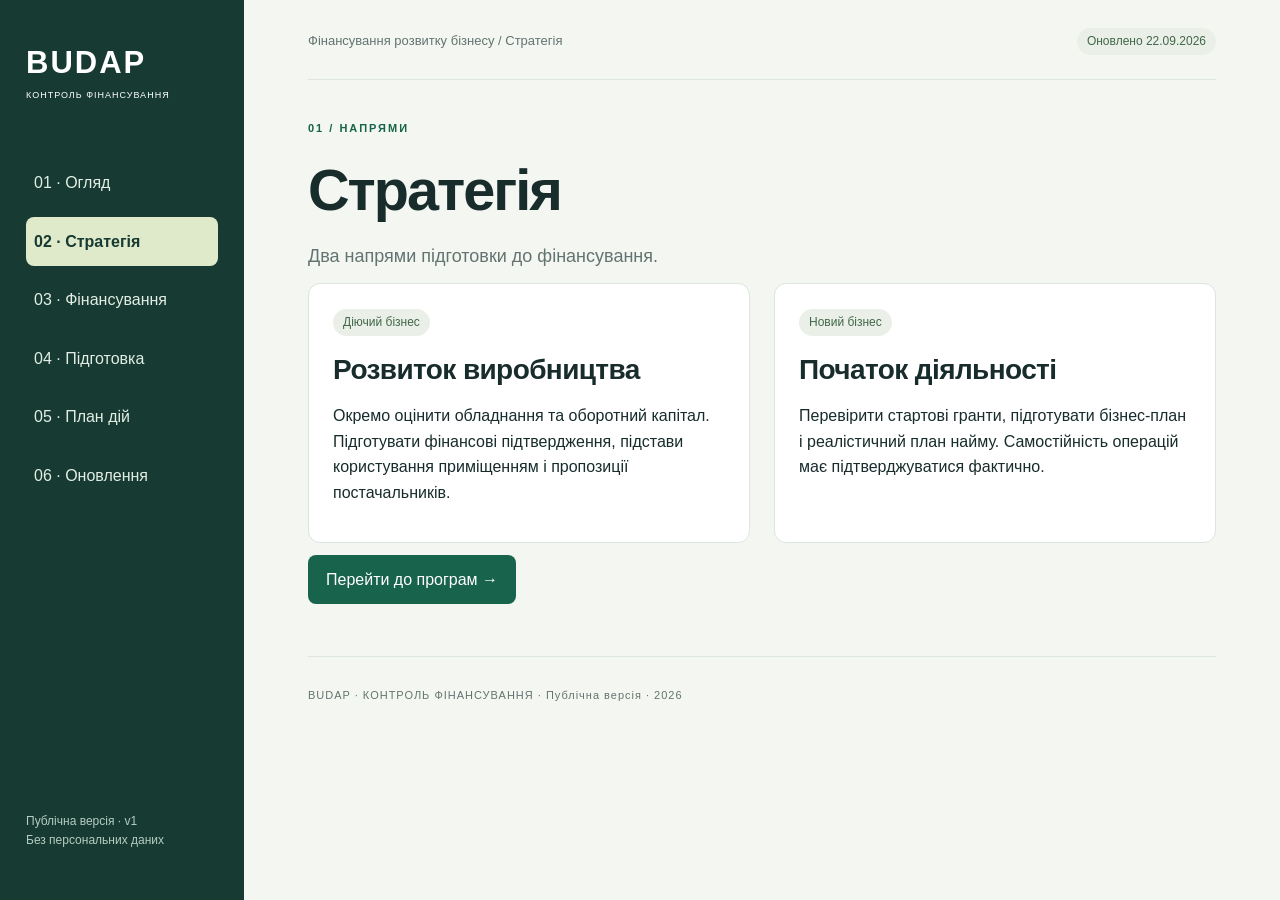
<file: strategy.html>
<!doctype html>
<html lang="uk">
<head><meta charset="utf-8"><meta name="viewport" content="width=device-width, initial-scale=1"><title>Стратегія — Budap Finance Control</title><link rel="stylesheet" href="assets/style.css"><script src="assets/app.js" defer></script></head>
<body><a class="skip" href="#content">До вмісту</a><aside class="sidebar"><a class="brand" href="index.html">BUDAP<small>КОНТРОЛЬ ФІНАНСУВАННЯ</small></a><nav aria-label="Розділи панелі"><a href="index.html">01 · Огляд</a><a href="strategy.html" aria-current="page">02 · Стратегія</a><a href="funding.html">03 · Фінансування</a><a href="preparation.html">04 · Підготовка</a><a href="actions.html">05 · План дій</a><a href="history.html">06 · Оновлення</a></nav><p class="sidebar-note">Публічна версія · v1<br>Без персональних даних</p></aside><main id="content"><header><span>Фінансування розвитку бізнесу / Стратегія</span><span class="pill">Оновлено 22.09.2026</span></header><section><p class="eyebrow">01 / НАПРЯМИ</p><h1>Стратегія</h1><p class="intro">Два напрями підготовки до фінансування.</p><div class="two"><article class="card"><span class="pill">Діючий бізнес</span><h2>Розвиток виробництва</h2><p>Окремо оцінити обладнання та оборотний капітал. Підготувати фінансові підтвердження, підстави користування приміщенням і пропозиції постачальників.</p></article><article class="card"><span class="pill">Новий бізнес</span><h2>Початок діяльності</h2><p>Перевірити стартові гранти, підготувати бізнес-план і реалістичний план найму. Самостійність операцій має підтверджуватися фактично.</p></article></div><p><a class="button" href="funding.html">Перейти до програм →</a></p></section><footer>BUDAP · КОНТРОЛЬ ФІНАНСУВАННЯ · Публічна версія · 2026</footer></main></body></html>
</file>
<file: assets/style.css>
:root{--ink:#172c2b;--muted:#627471;--line:#dce5df;--green:#17634b}*{box-sizing:border-box}html{scroll-behavior:smooth;scroll-padding-top:24px}body{margin:0;background:#f4f6f1;color:var(--ink);font:16px/1.6 'Segoe UI',Arial,sans-serif}a{color:var(--green);text-underline-offset:4px}button,select{font:inherit}:focus-visible{outline:3px solid #dc960e;outline-offset:4px}.skip{position:absolute;top:-100px}.skip:focus{top:8px;left:16px;z-index:5;background:white;padding:12px}.sidebar{position:fixed;inset:0 auto 0 0;width:244px;background:#173a32;color:#dce9dc;padding:38px 26px;display:flex;flex-direction:column}.brand{color:white;text-decoration:none;font-size:31px;font-weight:800;letter-spacing:2px}.brand small{display:block;font-size:10px;letter-spacing:3px;font-weight:500}.sidebar nav{margin-top:56px;display:grid;gap:9px}.sidebar nav a{color:#e2eee4;text-decoration:none;padding:12px 8px;border-radius:8px}.sidebar nav a:hover{background:#285044}.sidebar-note{margin-top:auto;font-size:12px;color:#b5cdc1}main{max-width:1500px;margin-left:244px;padding:28px 5vw}header{display:flex;justify-content:space-between;gap:12px;align-items:center;border-bottom:1px solid var(--line);padding-bottom:24px;color:var(--muted);font-size:13px}section{padding:40px 0;border-bottom:1px solid var(--line)}.eyebrow{font-size:11px;font-weight:700;letter-spacing:2px;color:var(--green);margin:0 0 14px}h1{font-size:clamp(34px,4.5vw,62px);line-height:1.12;letter-spacing:-2px;margin:20px 0}h2{font-size:28px;line-height:1.25;margin:0 0 16px;letter-spacing:-.6px}h3{font-size:21px;line-height:1.3;margin:16px 0}p{margin:12px 0}.intro{font-size:18px;color:var(--muted)}.notice{border-left:3px solid #bacd78;background:#eaf0df;padding:14px 18px;font-size:14px;margin:28px 0}.metrics{display:grid;grid-template-columns:repeat(3,1fr);gap:16px}.metrics article,.card{padding:24px;background:white;border:1px solid var(--line);border-radius:12px}.metrics span,.metrics small{display:block;color:var(--muted);font-size:13px}.metrics strong{display:block;font-size:clamp(20px,2.1vw,29px);margin:10px 0;letter-spacing:-.7px}.next{display:flex;align-items:center;justify-content:space-between;gap:24px;background:#dfeacb;padding:28px;border-radius:12px;margin:24px 0}.next p{max-width:570px}.button{display:inline-block;background:var(--green);color:white;padding:12px 18px;text-decoration:none;border-radius:8px;white-space:nowrap}.currency{display:flex;flex-wrap:wrap;align-items:center;justify-content:space-between;gap:18px;padding:18px 0}.currency small{display:block;color:var(--muted);font-size:12px}.currency strong{font-size:22px;margin:0 6px}.muted{color:var(--muted);font-size:13px}.two{display:grid;grid-template-columns:1fr 1fr;gap:24px}.pill{display:inline-block;padding:4px 10px;background:#eaf0e7;color:#42674b;border-radius:30px;font-size:12px}.filters{display:flex;gap:8px;margin:24px 0}.filters button{background:white;border:1px solid var(--line);border-radius:30px;padding:8px 20px;cursor:pointer}.filters button[aria-pressed=true]{color:white;background:var(--green);border-color:var(--green)}#programs{display:grid;gap:16px}.program-head{display:flex;justify-content:space-between;gap:20px}.amount{font-size:24px}h4{font-size:12px;text-transform:uppercase;letter-spacing:1px;margin:18px 0 6px;color:var(--muted)}#programs p{font-size:14px}.assessment{background:#f3f5ef;padding:16px;border-radius:8px}.source{display:flex;justify-content:space-between;gap:14px;flex-wrap:wrap;border-top:1px solid var(--line);padding-top:16px;margin-top:20px;font-size:13px}details{margin-top:14px}summary{cursor:pointer;color:var(--green);font-weight:600}progress{width:100%;height:12px;accent-color:var(--green);margin:12px 0 24px}.doc{display:flex;gap:16px;justify-content:space-between;align-items:center;padding:15px 0;border-bottom:1px solid var(--line)}.doc:last-child{border:0}.doc select{max-width:100%;background:#f4f6f1;border:1px solid #bacbc2;border-radius:7px;padding:8px;color:var(--ink)}.steps{padding-left:25px}.steps li{padding:15px 8px;border-bottom:1px solid var(--line)}.steps p{margin:5px 0;color:var(--muted)}footer{padding:30px 0;font-size:11px;letter-spacing:1px;color:var(--muted)}@media(max-width:1050px){.sidebar{width:205px;padding:30px 18px}main{margin-left:205px;padding:24px}.metrics{grid-template-columns:1fr}.next{align-items:flex-start;flex-direction:column}}@media(max-width:700px){.sidebar{position:static;width:auto;padding:20px}.brand{font-size:25px}.sidebar nav{display:flex;gap:6px;overflow-x:auto;margin-top:20px;padding-bottom:8px}.sidebar nav a{white-space:nowrap;padding:8px}.sidebar-note{display:none}main{margin:0;padding:20px}header{align-items:flex-start;font-size:11px}.two{grid-template-columns:1fr}.program-head{flex-direction:column;gap:0}.doc{align-items:stretch;flex-direction:column}.card{padding:20px}h1{letter-spacing:-1px}.currency{gap:12px}.currency>div{width:100%}section{padding:30px 0}}@media(prefers-reduced-motion:reduce){html{scroll-behavior:auto}}

.sidebar nav a[aria-current="page"]{background:#dfeacb;color:#173a32;font-weight:700}.brand small{font-size:9px;letter-spacing:1px}.card h2{margin-top:16px}.metrics a{display:inline-block;margin-top:14px;font-size:13px}main{min-height:100vh}

.credit-report .card{margin:20px 0}.credit-report h2{font-size:23px}.credit-report .pill{white-space:normal}
</file>
